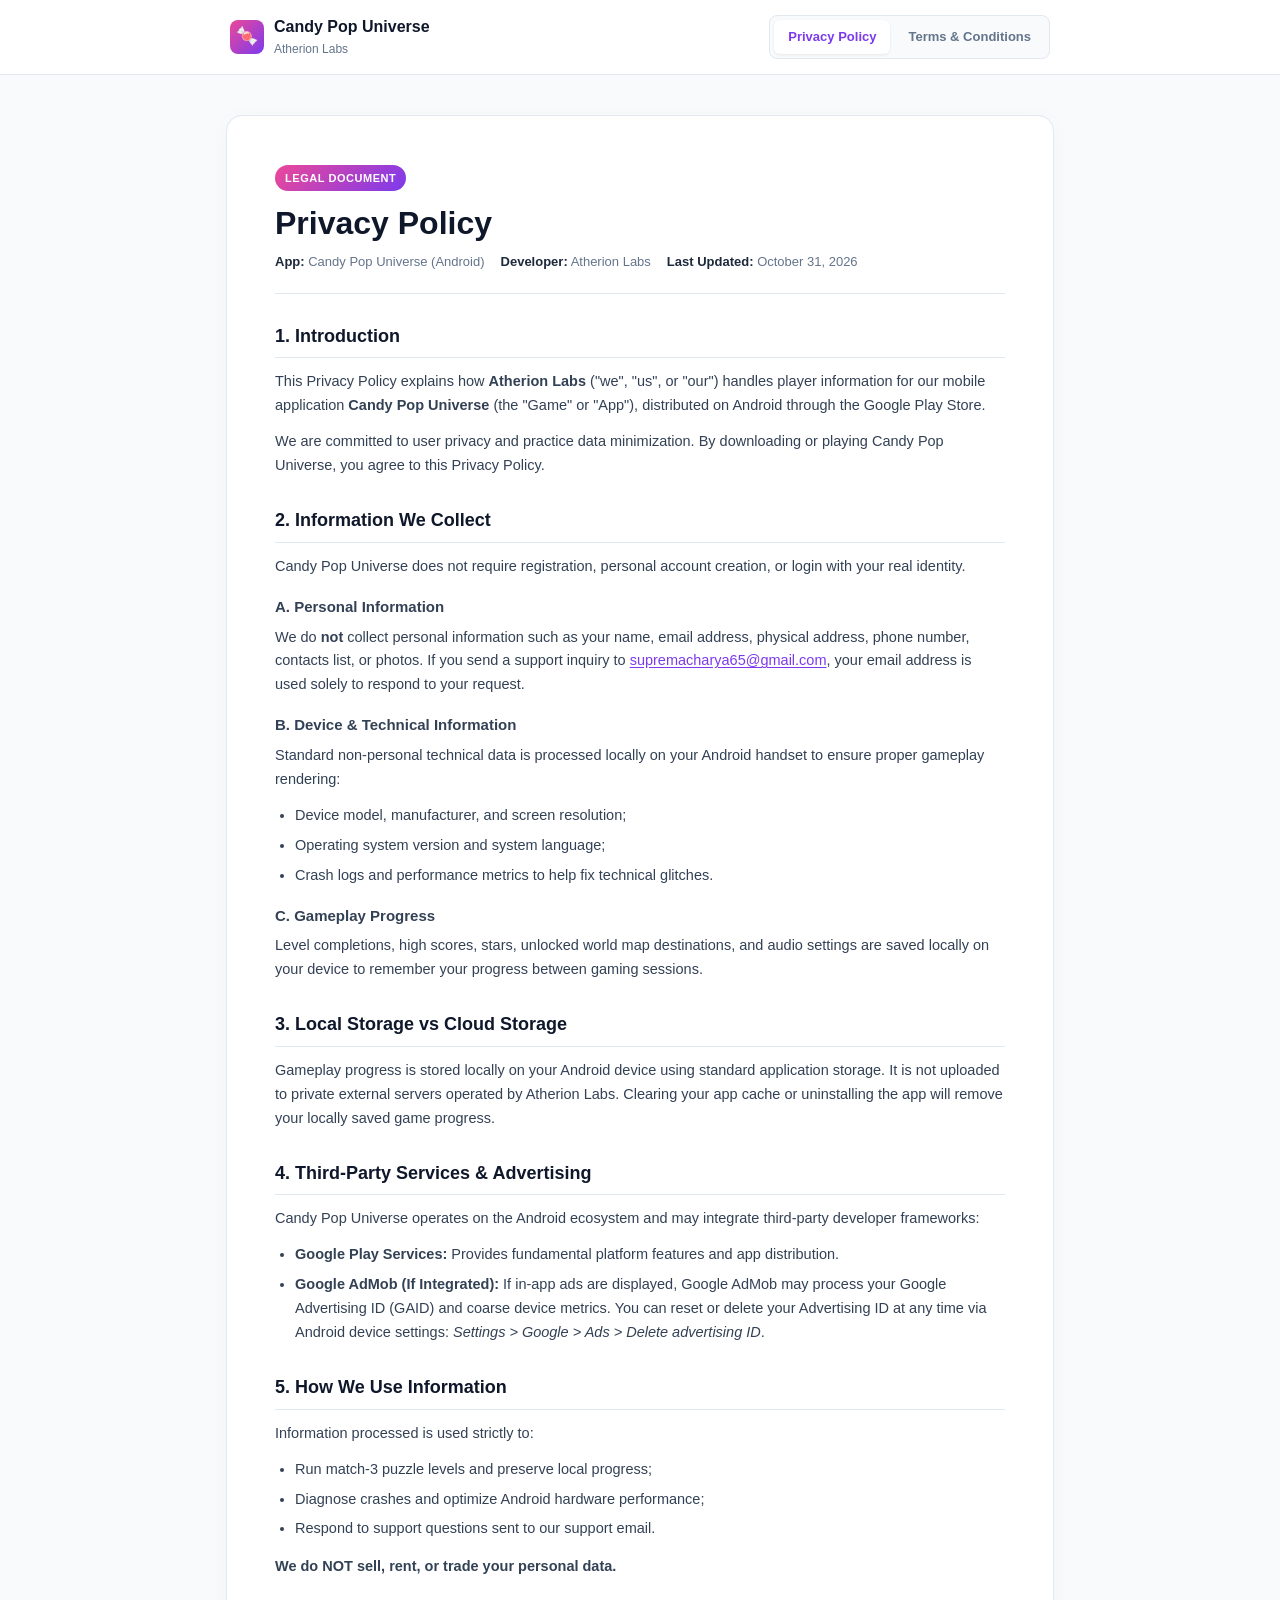
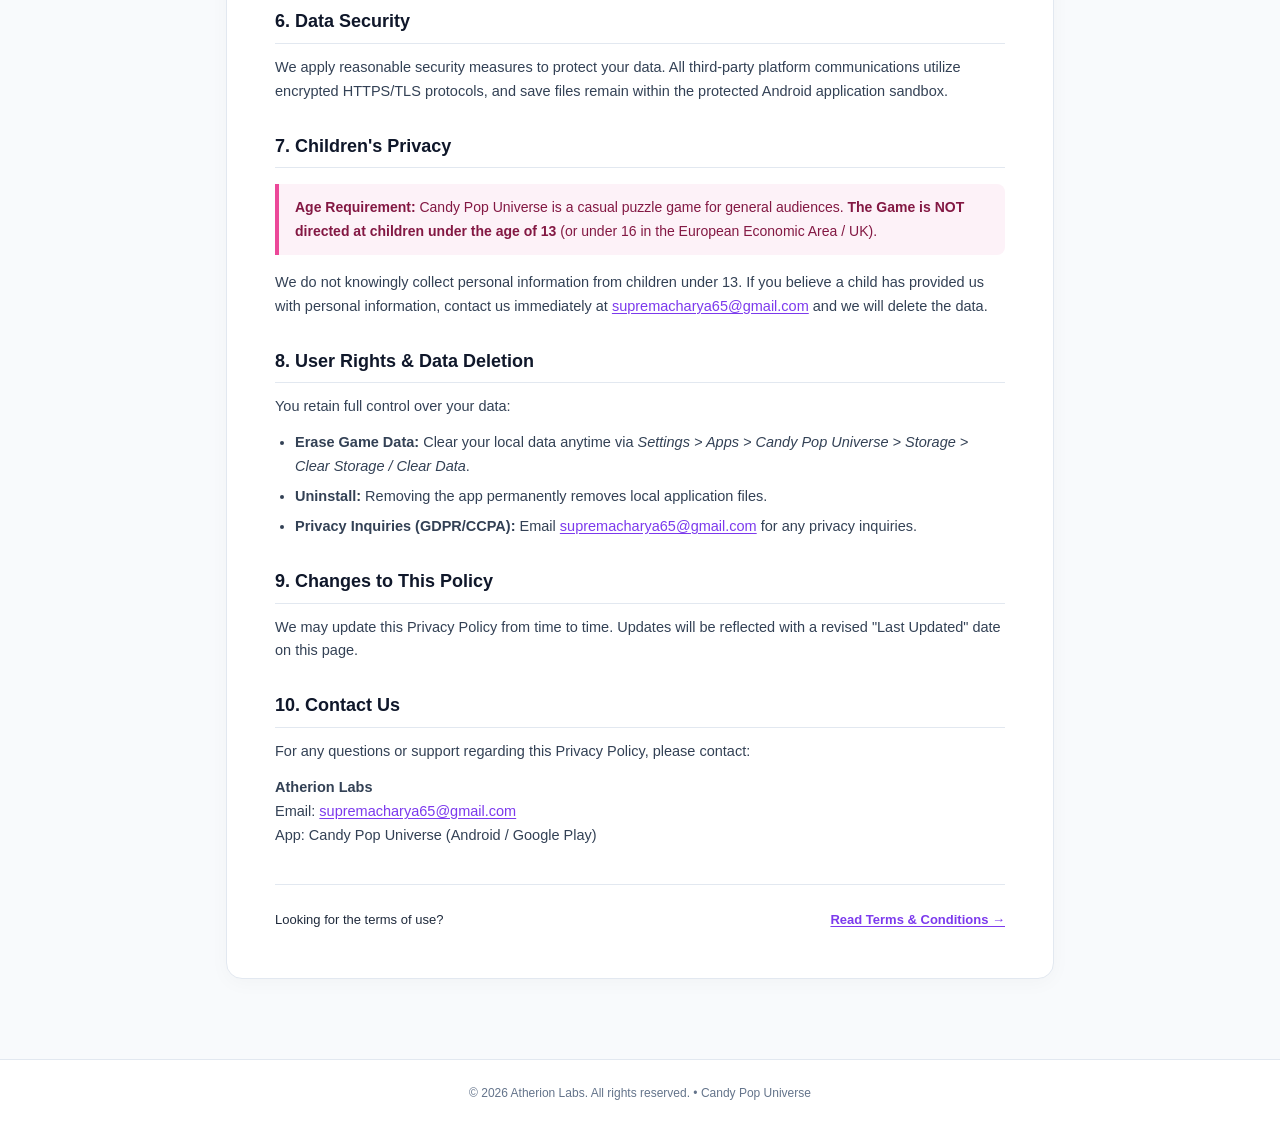
<file: index.html>
<!DOCTYPE html>
<html lang="en">
<head>
  <meta charset="UTF-8">
  <meta name="viewport" content="width=device-width, initial-scale=1.0">
  <title>Candy Pop Universe — Legal Documents</title>
  <meta http-equiv="refresh" content="0; url=privacy-policy.html">
  <script>
    window.location.replace("privacy-policy.html");
  </script>
</head>
<body style="font-family: sans-serif; text-align: center; padding: 40px;">
  <p>Redirecting to <a href="privacy-policy.html">Privacy Policy</a>...</p>
</body>
</html>
</file>
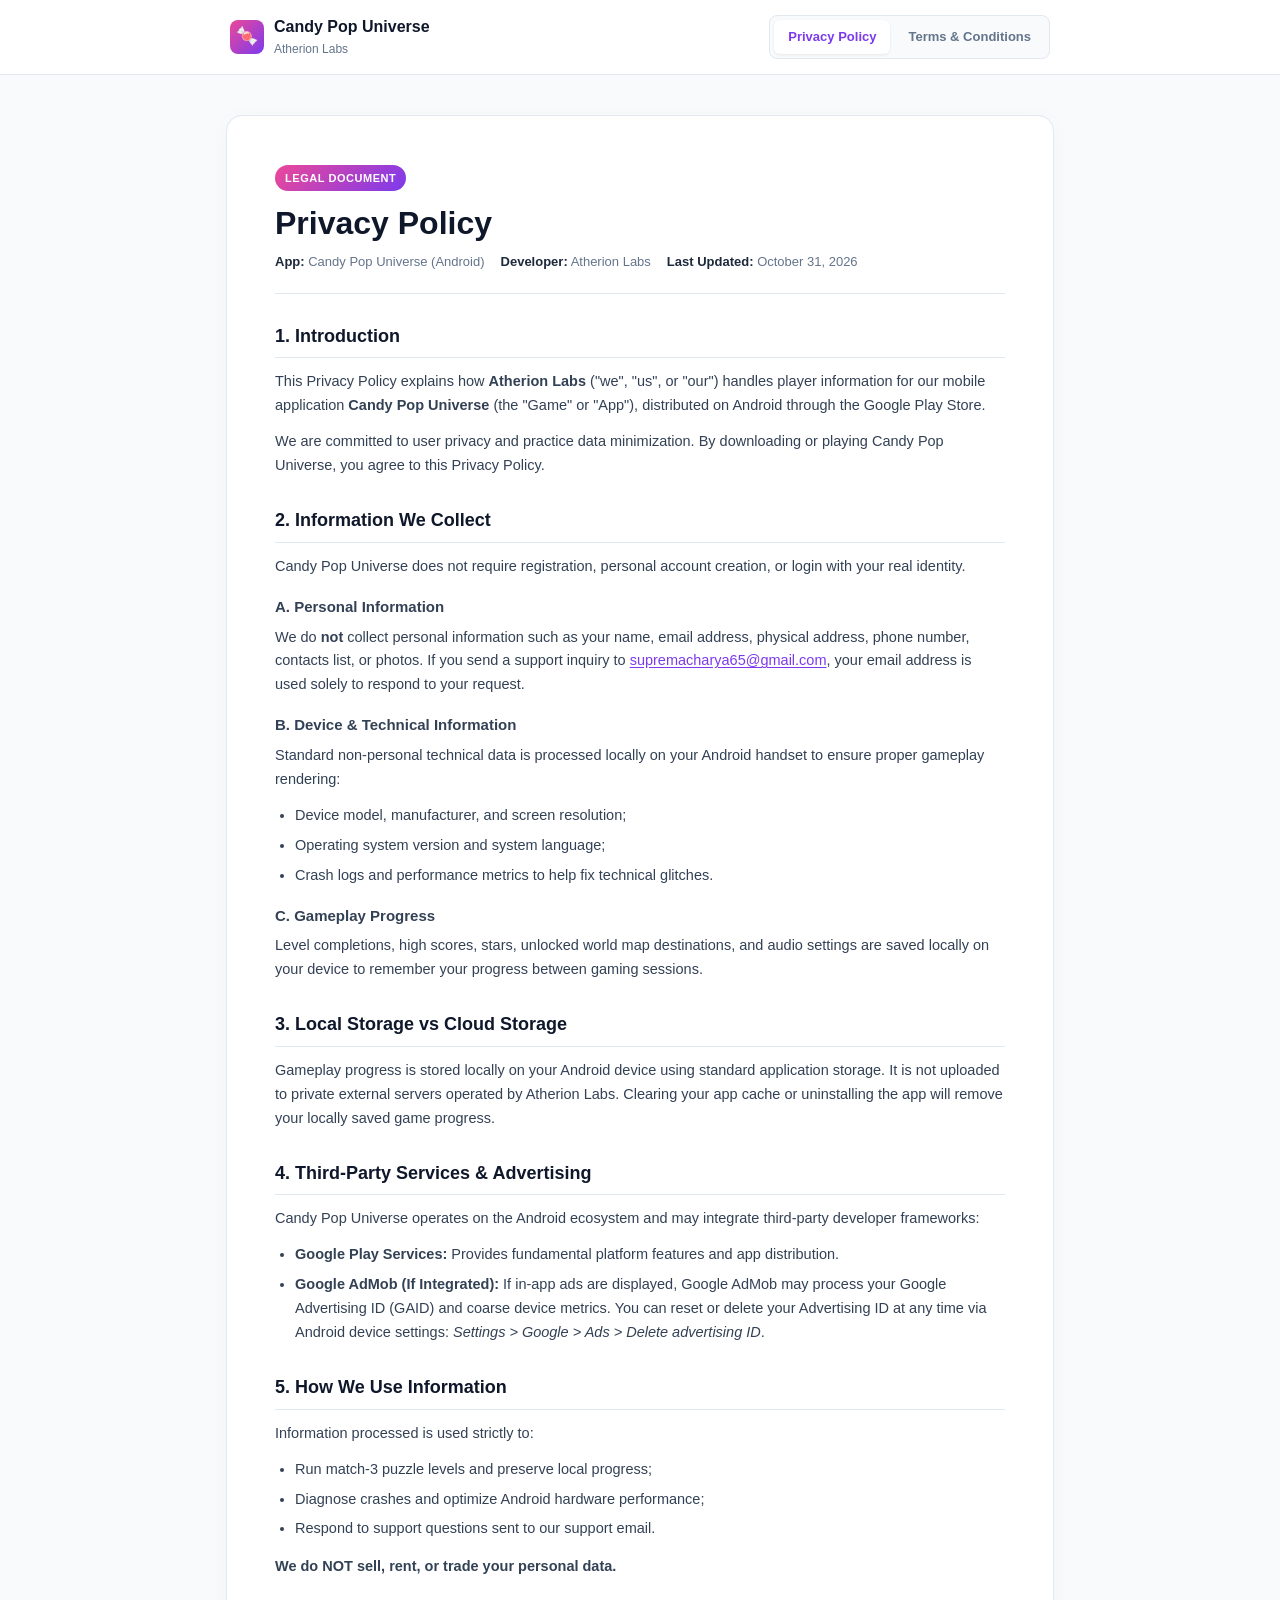
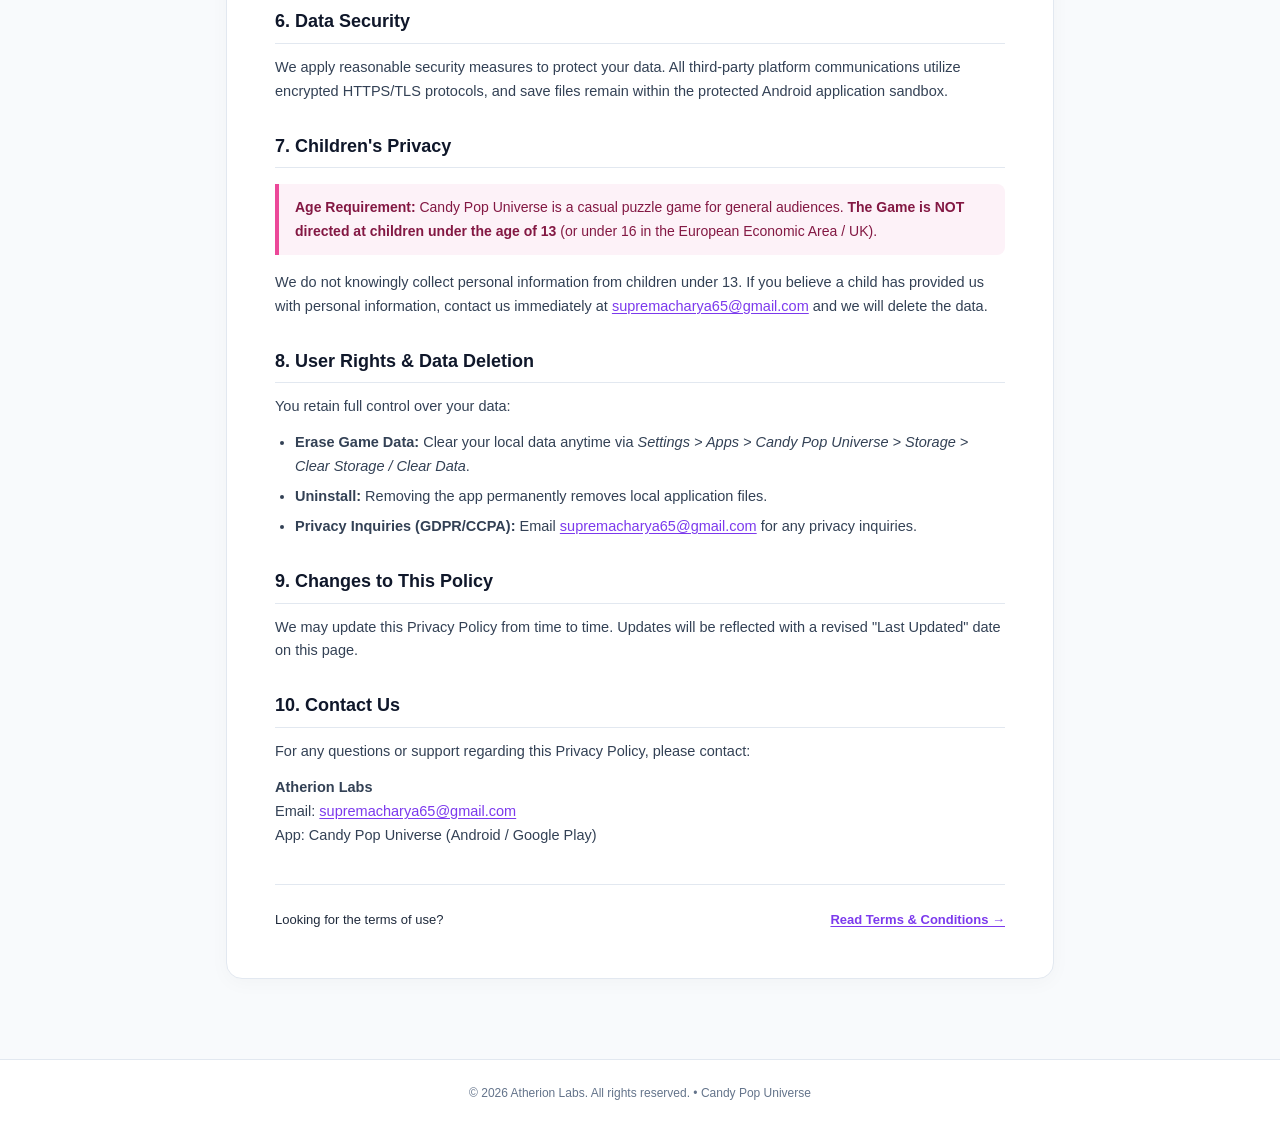
<file: privacy-policy.html>
<!DOCTYPE html>
<html lang="en">
<head>
  <meta charset="UTF-8">
  <meta name="viewport" content="width=device-width, initial-scale=1.0">
  <title>Privacy Policy — Candy Pop Universe</title>
  <meta name="description" content="Official Privacy Policy for Candy Pop Universe Android game by Atherion Labs.">
  <style>
    :root {
      --primary: #7c3aed;
      --primary-dark: #6d28d9;
      --primary-light: #f5f3ff;
      --accent: #ec4899;
      --bg: #f8fafc;
      --card-bg: #ffffff;
      --text: #1e293b;
      --text-muted: #64748b;
      --border: #e2e8f0;
    }
    * { box-sizing: border-box; margin: 0; padding: 0; }
    body {
      font-family: -apple-system, BlinkMacSystemFont, "Segoe UI", Roboto, Helvetica, Arial, sans-serif;
      line-height: 1.65;
      color: var(--text);
      background-color: var(--bg);
      -webkit-font-smoothing: antialiased;
      padding: 0;
    }
    .header {
      background: #ffffff;
      border-bottom: 1px solid var(--border);
      position: sticky;
      top: 0;
      z-index: 50;
    }
    .header-inner {
      max-width: 860px;
      margin: 0 auto;
      padding: 14px 20px;
      display: flex;
      flex-wrap: wrap;
      align-items: center;
      justify-content: space-between;
      gap: 12px;
    }
    .brand {
      display: flex;
      align-items: center;
      gap: 10px;
      text-decoration: none;
      color: inherit;
    }
    .brand-icon {
      width: 34px;
      height: 34px;
      border-radius: 8px;
      background: linear-gradient(135deg, var(--accent), var(--primary));
      display: flex;
      align-items: center;
      justify-content: center;
      color: #ffffff;
      font-size: 18px;
    }
    .brand-name {
      font-size: 16px;
      font-weight: 700;
      color: #0f172a;
    }
    .brand-sub {
      font-size: 12px;
      color: var(--text-muted);
    }
    .nav-toggle {
      display: flex;
      background: var(--bg);
      padding: 4px;
      border-radius: 8px;
      border: 1px solid var(--border);
      gap: 4px;
    }
    .nav-btn {
      padding: 6px 14px;
      border-radius: 6px;
      font-size: 13px;
      font-weight: 600;
      text-decoration: none;
      color: var(--text-muted);
      transition: all 0.2s ease;
    }
    .nav-btn.active {
      background: #ffffff;
      color: var(--primary);
      box-shadow: 0 1px 3px rgba(0,0,0,0.08);
    }
    .nav-btn:hover:not(.active) {
      color: #0f172a;
    }
    .container {
      max-width: 860px;
      margin: 24px auto 60px;
      padding: 0 16px;
    }
    .card {
      background: var(--card-bg);
      border: 1px solid var(--border);
      border-radius: 16px;
      padding: 32px 24px;
      box-shadow: 0 4px 20px rgba(0, 0, 0, 0.03);
    }
    @media (min-width: 640px) {
      .card { padding: 48px; }
      .container { margin: 40px auto 80px; }
    }
    .badge {
      display: inline-block;
      font-size: 11px;
      font-weight: 700;
      text-transform: uppercase;
      letter-spacing: 0.05em;
      color: #ffffff;
      background: linear-gradient(135deg, var(--accent), var(--primary));
      padding: 4px 10px;
      border-radius: 999px;
      margin-bottom: 12px;
    }
    h1 {
      font-size: 28px;
      line-height: 1.25;
      color: #0f172a;
      margin-bottom: 8px;
    }
    @media (min-width: 640px) { h1 { font-size: 32px; } }
    .meta-bar {
      display: flex;
      flex-wrap: wrap;
      gap: 16px;
      font-size: 13px;
      color: var(--text-muted);
      border-bottom: 1px solid var(--border);
      padding-bottom: 20px;
      margin-bottom: 28px;
    }
    .meta-bar strong { color: var(--text); }
    h2 {
      font-size: 18px;
      color: #0f172a;
      margin-top: 28px;
      margin-bottom: 12px;
      padding-bottom: 6px;
      border-bottom: 1px solid var(--border);
      display: flex;
      align-items: center;
      gap: 8px;
    }
    h3 {
      font-size: 15px;
      color: #334155;
      margin-top: 16px;
      margin-bottom: 6px;
      font-weight: 600;
    }
    p { margin-bottom: 12px; font-size: 14.5px; color: #334155; }
    ul { margin-left: 20px; margin-bottom: 14px; font-size: 14.5px; color: #334155; }
    li { margin-bottom: 6px; }
    .callout {
      background-color: var(--bg);
      border-left: 4px solid var(--primary);
      padding: 12px 16px;
      border-radius: 0 8px 8px 0;
      margin: 16px 0;
      font-size: 14px;
    }
    .callout-pink { border-left-color: var(--accent); background: #fdf2f8; color: #831843; }
    a { color: var(--primary); text-decoration: underline; text-underline-offset: 2px; }
    a:hover { color: var(--primary-dark); }
    .footer-nav {
      margin-top: 36px;
      padding-top: 24px;
      border-top: 1px solid var(--border);
      display: flex;
      flex-wrap: wrap;
      align-items: center;
      justify-content: space-between;
      gap: 12px;
      font-size: 13px;
    }
    .switch-link {
      display: inline-flex;
      align-items: center;
      gap: 6px;
      font-weight: 600;
      color: var(--primary);
    }
    .site-footer {
      text-align: center;
      padding: 24px;
      font-size: 12px;
      color: var(--text-muted);
      border-top: 1px solid var(--border);
      background: #ffffff;
    }
  </style>
</head>
<body>

  <!-- Minimal Header Switcher -->
  <header class="header">
    <div class="header-inner">
      <div class="brand">
        <div class="brand-icon">🍬</div>
        <div>
          <div class="brand-name">Candy Pop Universe</div>
          <div class="brand-sub">Atherion Labs</div>
        </div>
      </div>
      <nav class="nav-toggle" aria-label="Legal Navigation">
        <a href="privacy-policy.html" class="nav-btn active">Privacy Policy</a>
        <a href="terms-and-conditions.html" class="nav-btn">Terms &amp; Conditions</a>
      </nav>
    </div>
  </header>

  <!-- Legal Document Body -->
  <main class="container">
    <article class="card">
      <span class="badge">Legal Document</span>
      <h1>Privacy Policy</h1>
      
      <div class="meta-bar">
        <span><strong>App:</strong> Candy Pop Universe (Android)</span>
        <span><strong>Developer:</strong> Atherion Labs</span>
        <span><strong>Last Updated:</strong> October 31, 2026</span>
      </div>

      <section>
        <h2>1. Introduction</h2>
        <p>
          This Privacy Policy explains how <strong>Atherion Labs</strong> ("we", "us", or "our") handles player information for our mobile application <strong>Candy Pop Universe</strong> (the "Game" or "App"), distributed on Android through the Google Play Store.
        </p>
        <p>
          We are committed to user privacy and practice data minimization. By downloading or playing Candy Pop Universe, you agree to this Privacy Policy.
        </p>
      </section>

      <section>
        <h2>2. Information We Collect</h2>
        <p>
          Candy Pop Universe does not require registration, personal account creation, or login with your real identity.
        </p>
        
        <h3>A. Personal Information</h3>
        <p>
          We do <strong>not</strong> collect personal information such as your name, email address, physical address, phone number, contacts list, or photos. If you send a support inquiry to <a href="mailto:supremacharya65@gmail.com">supremacharya65@gmail.com</a>, your email address is used solely to respond to your request.
        </p>

        <h3>B. Device &amp; Technical Information</h3>
        <p>
          Standard non-personal technical data is processed locally on your Android handset to ensure proper gameplay rendering:
        </p>
        <ul>
          <li>Device model, manufacturer, and screen resolution;</li>
          <li>Operating system version and system language;</li>
          <li>Crash logs and performance metrics to help fix technical glitches.</li>
        </ul>

        <h3>C. Gameplay Progress</h3>
        <p>
          Level completions, high scores, stars, unlocked world map destinations, and audio settings are saved locally on your device to remember your progress between gaming sessions.
        </p>
      </section>

      <section>
        <h2>3. Local Storage vs Cloud Storage</h2>
        <p>
          Gameplay progress is stored locally on your Android device using standard application storage. It is not uploaded to private external servers operated by Atherion Labs. Clearing your app cache or uninstalling the app will remove your locally saved game progress.
        </p>
      </section>

      <section>
        <h2>4. Third-Party Services &amp; Advertising</h2>
        <p>
          Candy Pop Universe operates on the Android ecosystem and may integrate third-party developer frameworks:
        </p>
        <ul>
          <li><strong>Google Play Services:</strong> Provides fundamental platform features and app distribution.</li>
          <li><strong>Google AdMob (If Integrated):</strong> If in-app ads are displayed, Google AdMob may process your Google Advertising ID (GAID) and coarse device metrics. You can reset or delete your Advertising ID at any time via Android device settings: <em>Settings &gt; Google &gt; Ads &gt; Delete advertising ID</em>.</li>
        </ul>
      </section>

      <section>
        <h2>5. How We Use Information</h2>
        <p>Information processed is used strictly to:</p>
        <ul>
          <li>Run match-3 puzzle levels and preserve local progress;</li>
          <li>Diagnose crashes and optimize Android hardware performance;</li>
          <li>Respond to support questions sent to our support email.</li>
        </ul>
        <p><strong>We do NOT sell, rent, or trade your personal data.</strong></p>
      </section>

      <section>
        <h2>6. Data Security</h2>
        <p>
          We apply reasonable security measures to protect your data. All third-party platform communications utilize encrypted HTTPS/TLS protocols, and save files remain within the protected Android application sandbox.
        </p>
      </section>

      <section>
        <h2>7. Children's Privacy</h2>
        <div class="callout callout-pink">
          <strong>Age Requirement:</strong> Candy Pop Universe is a casual puzzle game for general audiences. <strong>The Game is NOT directed at children under the age of 13</strong> (or under 16 in the European Economic Area / UK).
        </div>
        <p>
          We do not knowingly collect personal information from children under 13. If you believe a child has provided us with personal information, contact us immediately at <a href="mailto:supremacharya65@gmail.com">supremacharya65@gmail.com</a> and we will delete the data.
        </p>
      </section>

      <section>
        <h2>8. User Rights &amp; Data Deletion</h2>
        <p>
          You retain full control over your data:
        </p>
        <ul>
          <li><strong>Erase Game Data:</strong> Clear your local data anytime via <em>Settings &gt; Apps &gt; Candy Pop Universe &gt; Storage &gt; Clear Storage / Clear Data</em>.</li>
          <li><strong>Uninstall:</strong> Removing the app permanently removes local application files.</li>
          <li><strong>Privacy Inquiries (GDPR/CCPA):</strong> Email <a href="mailto:supremacharya65@gmail.com">supremacharya65@gmail.com</a> for any privacy inquiries.</li>
        </ul>
      </section>

      <section>
        <h2>9. Changes to This Policy</h2>
        <p>
          We may update this Privacy Policy from time to time. Updates will be reflected with a revised "Last Updated" date on this page.
        </p>
      </section>

      <section>
        <h2>10. Contact Us</h2>
        <p>
          For any questions or support regarding this Privacy Policy, please contact:
        </p>
        <p>
          <strong>Atherion Labs</strong><br>
          Email: <a href="mailto:supremacharya65@gmail.com">supremacharya65@gmail.com</a><br>
          App: Candy Pop Universe (Android / Google Play)
        </p>
      </section>

      <div class="footer-nav">
        <span>Looking for the terms of use?</span>
        <a href="terms-and-conditions.html" class="switch-link">
          Read Terms &amp; Conditions &rarr;
        </a>
      </div>
    </article>
  </main>

  <footer class="site-footer">
    &copy; 2026 Atherion Labs. All rights reserved. &bull; Candy Pop Universe
  </footer>

</body>
</html>
</file>
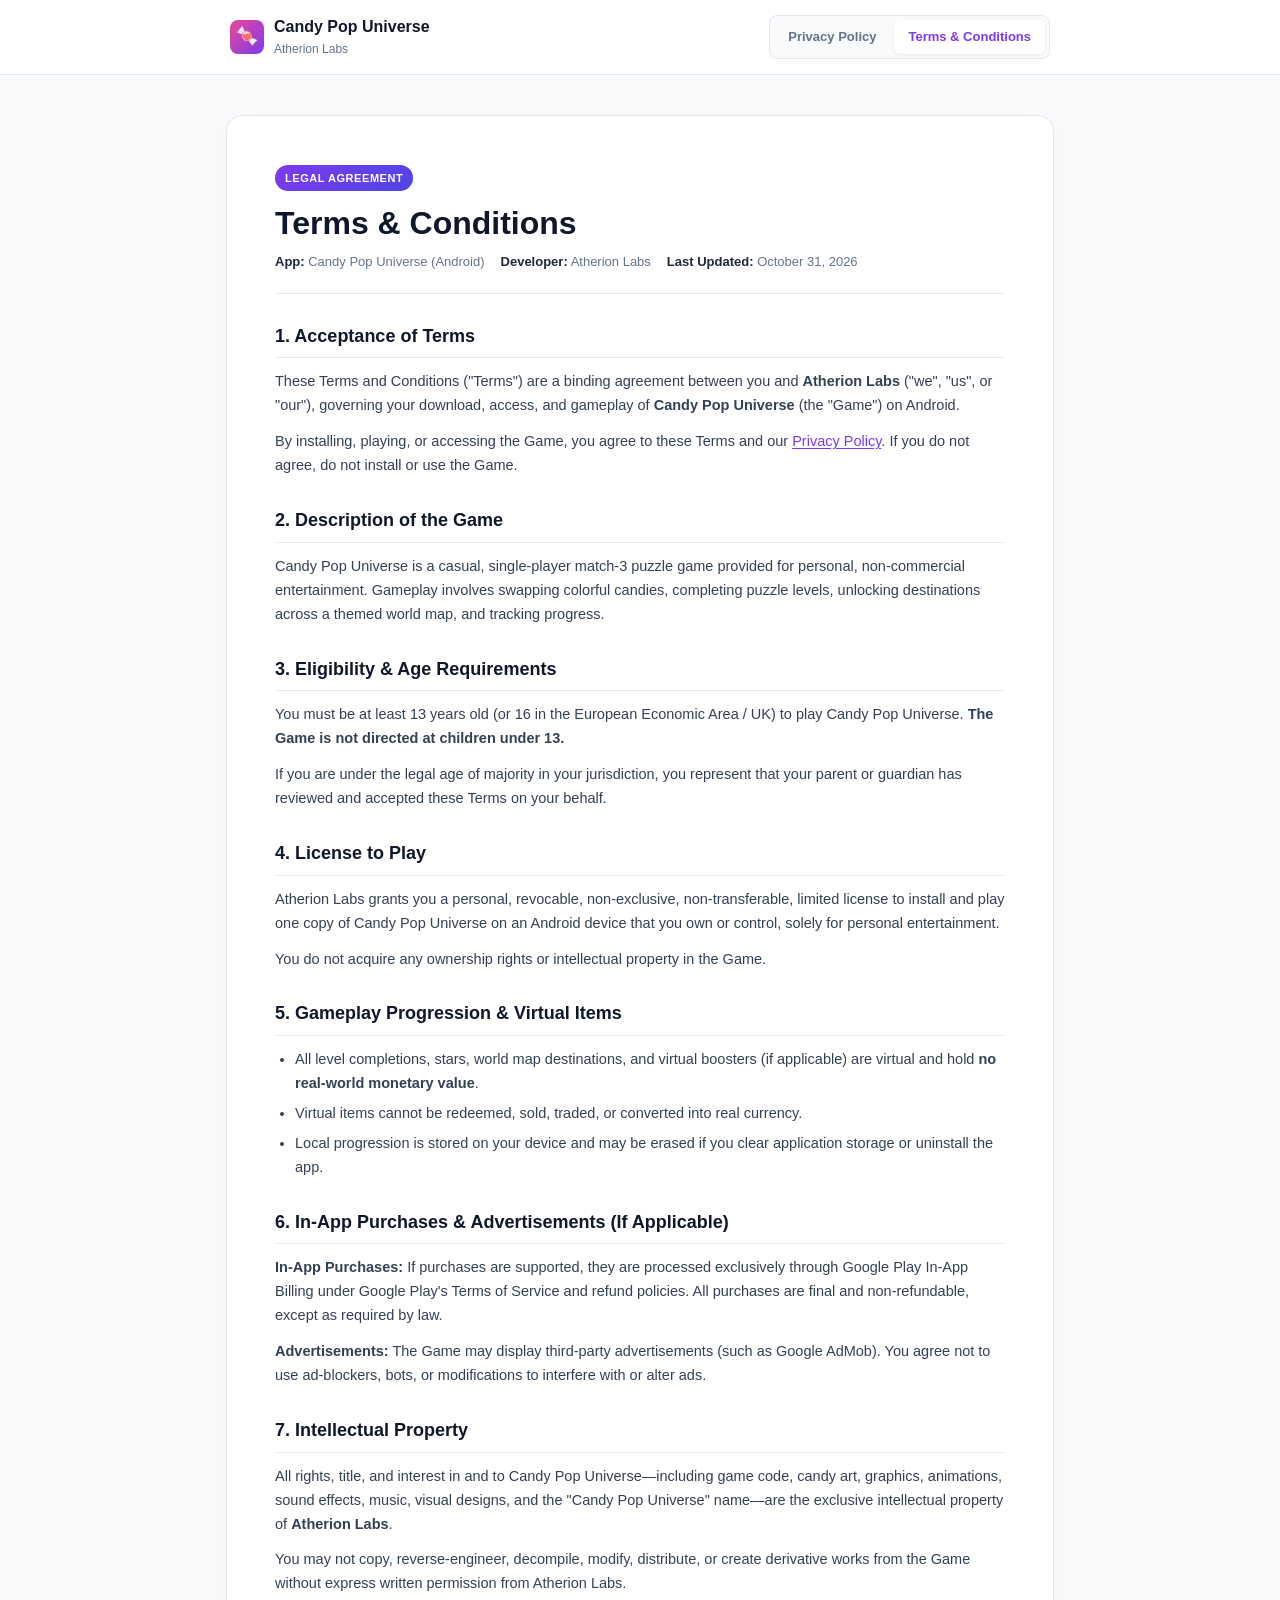
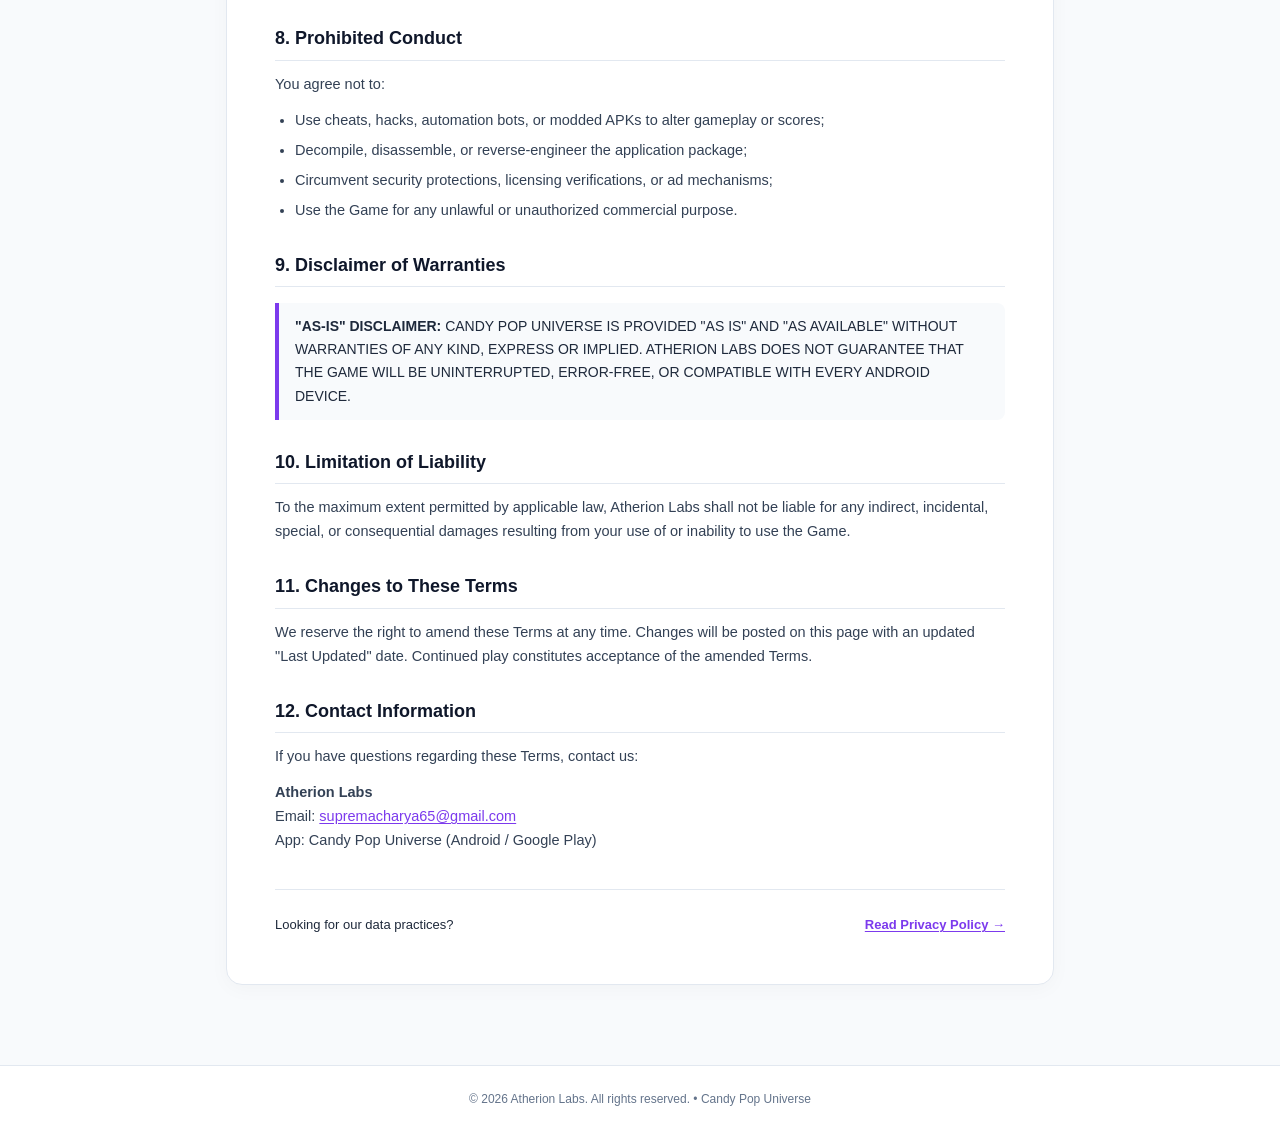
<file: terms-and-conditions.html>
<!DOCTYPE html>
<html lang="en">
<head>
  <meta charset="UTF-8">
  <meta name="viewport" content="width=device-width, initial-scale=1.0">
  <title>Terms and Conditions — Candy Pop Universe</title>
  <meta name="description" content="Official Terms and Conditions for Candy Pop Universe Android game by Atherion Labs.">
  <style>
    :root {
      --primary: #7c3aed;
      --primary-dark: #6d28d9;
      --primary-light: #f5f3ff;
      --accent: #ec4899;
      --bg: #f8fafc;
      --card-bg: #ffffff;
      --text: #1e293b;
      --text-muted: #64748b;
      --border: #e2e8f0;
    }
    * { box-sizing: border-box; margin: 0; padding: 0; }
    body {
      font-family: -apple-system, BlinkMacSystemFont, "Segoe UI", Roboto, Helvetica, Arial, sans-serif;
      line-height: 1.65;
      color: var(--text);
      background-color: var(--bg);
      -webkit-font-smoothing: antialiased;
      padding: 0;
    }
    .header {
      background: #ffffff;
      border-bottom: 1px solid var(--border);
      position: sticky;
      top: 0;
      z-index: 50;
    }
    .header-inner {
      max-width: 860px;
      margin: 0 auto;
      padding: 14px 20px;
      display: flex;
      flex-wrap: wrap;
      align-items: center;
      justify-content: space-between;
      gap: 12px;
    }
    .brand {
      display: flex;
      align-items: center;
      gap: 10px;
      text-decoration: none;
      color: inherit;
    }
    .brand-icon {
      width: 34px;
      height: 34px;
      border-radius: 8px;
      background: linear-gradient(135deg, var(--accent), var(--primary));
      display: flex;
      align-items: center;
      justify-content: center;
      color: #ffffff;
      font-size: 18px;
    }
    .brand-name {
      font-size: 16px;
      font-weight: 700;
      color: #0f172a;
    }
    .brand-sub {
      font-size: 12px;
      color: var(--text-muted);
    }
    .nav-toggle {
      display: flex;
      background: var(--bg);
      padding: 4px;
      border-radius: 8px;
      border: 1px solid var(--border);
      gap: 4px;
    }
    .nav-btn {
      padding: 6px 14px;
      border-radius: 6px;
      font-size: 13px;
      font-weight: 600;
      text-decoration: none;
      color: var(--text-muted);
      transition: all 0.2s ease;
    }
    .nav-btn.active {
      background: #ffffff;
      color: var(--primary);
      box-shadow: 0 1px 3px rgba(0,0,0,0.08);
    }
    .nav-btn:hover:not(.active) {
      color: #0f172a;
    }
    .container {
      max-width: 860px;
      margin: 24px auto 60px;
      padding: 0 16px;
    }
    .card {
      background: var(--card-bg);
      border: 1px solid var(--border);
      border-radius: 16px;
      padding: 32px 24px;
      box-shadow: 0 4px 20px rgba(0, 0, 0, 0.03);
    }
    @media (min-width: 640px) {
      .card { padding: 48px; }
      .container { margin: 40px auto 80px; }
    }
    .badge {
      display: inline-block;
      font-size: 11px;
      font-weight: 700;
      text-transform: uppercase;
      letter-spacing: 0.05em;
      color: #ffffff;
      background: linear-gradient(135deg, var(--primary), #4f46e5);
      padding: 4px 10px;
      border-radius: 999px;
      margin-bottom: 12px;
    }
    h1 {
      font-size: 28px;
      line-height: 1.25;
      color: #0f172a;
      margin-bottom: 8px;
    }
    @media (min-width: 640px) { h1 { font-size: 32px; } }
    .meta-bar {
      display: flex;
      flex-wrap: wrap;
      gap: 16px;
      font-size: 13px;
      color: var(--text-muted);
      border-bottom: 1px solid var(--border);
      padding-bottom: 20px;
      margin-bottom: 28px;
    }
    .meta-bar strong { color: var(--text); }
    h2 {
      font-size: 18px;
      color: #0f172a;
      margin-top: 28px;
      margin-bottom: 12px;
      padding-bottom: 6px;
      border-bottom: 1px solid var(--border);
      display: flex;
      align-items: center;
      gap: 8px;
    }
    h3 {
      font-size: 15px;
      color: #334155;
      margin-top: 16px;
      margin-bottom: 6px;
      font-weight: 600;
    }
    p { margin-bottom: 12px; font-size: 14.5px; color: #334155; }
    ul { margin-left: 20px; margin-bottom: 14px; font-size: 14.5px; color: #334155; }
    li { margin-bottom: 6px; }
    .callout {
      background-color: var(--bg);
      border-left: 4px solid var(--primary);
      padding: 12px 16px;
      border-radius: 0 8px 8px 0;
      margin: 16px 0;
      font-size: 14px;
    }
    a { color: var(--primary); text-decoration: underline; text-underline-offset: 2px; }
    a:hover { color: var(--primary-dark); }
    .footer-nav {
      margin-top: 36px;
      padding-top: 24px;
      border-top: 1px solid var(--border);
      display: flex;
      flex-wrap: wrap;
      align-items: center;
      justify-content: space-between;
      gap: 12px;
      font-size: 13px;
    }
    .switch-link {
      display: inline-flex;
      align-items: center;
      gap: 6px;
      font-weight: 600;
      color: var(--primary);
    }
    .site-footer {
      text-align: center;
      padding: 24px;
      font-size: 12px;
      color: var(--text-muted);
      border-top: 1px solid var(--border);
      background: #ffffff;
    }
  </style>
</head>
<body>

  <!-- Minimal Header Switcher -->
  <header class="header">
    <div class="header-inner">
      <div class="brand">
        <div class="brand-icon">🍬</div>
        <div>
          <div class="brand-name">Candy Pop Universe</div>
          <div class="brand-sub">Atherion Labs</div>
        </div>
      </div>
      <nav class="nav-toggle" aria-label="Legal Navigation">
        <a href="privacy-policy.html" class="nav-btn">Privacy Policy</a>
        <a href="terms-and-conditions.html" class="nav-btn active">Terms &amp; Conditions</a>
      </nav>
    </div>
  </header>

  <!-- Legal Document Body -->
  <main class="container">
    <article class="card">
      <span class="badge">Legal Agreement</span>
      <h1>Terms &amp; Conditions</h1>
      
      <div class="meta-bar">
        <span><strong>App:</strong> Candy Pop Universe (Android)</span>
        <span><strong>Developer:</strong> Atherion Labs</span>
        <span><strong>Last Updated:</strong> October 31, 2026</span>
      </div>

      <section>
        <h2>1. Acceptance of Terms</h2>
        <p>
          These Terms and Conditions ("Terms") are a binding agreement between you and <strong>Atherion Labs</strong> ("we", "us", or "our"), governing your download, access, and gameplay of <strong>Candy Pop Universe</strong> (the "Game") on Android.
        </p>
        <p>
          By installing, playing, or accessing the Game, you agree to these Terms and our <a href="privacy-policy.html">Privacy Policy</a>. If you do not agree, do not install or use the Game.
        </p>
      </section>

      <section>
        <h2>2. Description of the Game</h2>
        <p>
          Candy Pop Universe is a casual, single-player match-3 puzzle game provided for personal, non-commercial entertainment. Gameplay involves swapping colorful candies, completing puzzle levels, unlocking destinations across a themed world map, and tracking progress.
        </p>
      </section>

      <section>
        <h2>3. Eligibility &amp; Age Requirements</h2>
        <p>
          You must be at least 13 years old (or 16 in the European Economic Area / UK) to play Candy Pop Universe. <strong>The Game is not directed at children under 13.</strong>
        </p>
        <p>
          If you are under the legal age of majority in your jurisdiction, you represent that your parent or guardian has reviewed and accepted these Terms on your behalf.
        </p>
      </section>

      <section>
        <h2>4. License to Play</h2>
        <p>
          Atherion Labs grants you a personal, revocable, non-exclusive, non-transferable, limited license to install and play one copy of Candy Pop Universe on an Android device that you own or control, solely for personal entertainment.
        </p>
        <p>
          You do not acquire any ownership rights or intellectual property in the Game.
        </p>
      </section>

      <section>
        <h2>5. Gameplay Progression &amp; Virtual Items</h2>
        <ul>
          <li>All level completions, stars, world map destinations, and virtual boosters (if applicable) are virtual and hold <strong>no real-world monetary value</strong>.</li>
          <li>Virtual items cannot be redeemed, sold, traded, or converted into real currency.</li>
          <li>Local progression is stored on your device and may be erased if you clear application storage or uninstall the app.</li>
        </ul>
      </section>

      <section>
        <h2>6. In-App Purchases &amp; Advertisements (If Applicable)</h2>
        <p>
          <strong>In-App Purchases:</strong> If purchases are supported, they are processed exclusively through Google Play In-App Billing under Google Play's Terms of Service and refund policies. All purchases are final and non-refundable, except as required by law.
        </p>
        <p>
          <strong>Advertisements:</strong> The Game may display third-party advertisements (such as Google AdMob). You agree not to use ad-blockers, bots, or modifications to interfere with or alter ads.
        </p>
      </section>

      <section>
        <h2>7. Intellectual Property</h2>
        <p>
          All rights, title, and interest in and to Candy Pop Universe—including game code, candy art, graphics, animations, sound effects, music, visual designs, and the "Candy Pop Universe" name—are the exclusive intellectual property of <strong>Atherion Labs</strong>.
        </p>
        <p>
          You may not copy, reverse-engineer, decompile, modify, distribute, or create derivative works from the Game without express written permission from Atherion Labs.
        </p>
      </section>

      <section>
        <h2>8. Prohibited Conduct</h2>
        <p>You agree not to:</p>
        <ul>
          <li>Use cheats, hacks, automation bots, or modded APKs to alter gameplay or scores;</li>
          <li>Decompile, disassemble, or reverse-engineer the application package;</li>
          <li>Circumvent security protections, licensing verifications, or ad mechanisms;</li>
          <li>Use the Game for any unlawful or unauthorized commercial purpose.</li>
        </ul>
      </section>

      <section>
        <h2>9. Disclaimer of Warranties</h2>
        <div class="callout">
          <strong>"AS-IS" DISCLAIMER:</strong> CANDY POP UNIVERSE IS PROVIDED "AS IS" AND "AS AVAILABLE" WITHOUT WARRANTIES OF ANY KIND, EXPRESS OR IMPLIED. ATHERION LABS DOES NOT GUARANTEE THAT THE GAME WILL BE UNINTERRUPTED, ERROR-FREE, OR COMPATIBLE WITH EVERY ANDROID DEVICE.
        </div>
      </section>

      <section>
        <h2>10. Limitation of Liability</h2>
        <p>
          To the maximum extent permitted by applicable law, Atherion Labs shall not be liable for any indirect, incidental, special, or consequential damages resulting from your use of or inability to use the Game.
        </p>
      </section>

      <section>
        <h2>11. Changes to These Terms</h2>
        <p>
          We reserve the right to amend these Terms at any time. Changes will be posted on this page with an updated "Last Updated" date. Continued play constitutes acceptance of the amended Terms.
        </p>
      </section>

      <section>
        <h2>12. Contact Information</h2>
        <p>
          If you have questions regarding these Terms, contact us:
        </p>
        <p>
          <strong>Atherion Labs</strong><br>
          Email: <a href="mailto:supremacharya65@gmail.com">supremacharya65@gmail.com</a><br>
          App: Candy Pop Universe (Android / Google Play)
        </p>
      </section>

      <div class="footer-nav">
        <span>Looking for our data practices?</span>
        <a href="privacy-policy.html" class="switch-link">
          Read Privacy Policy &rarr;
        </a>
      </div>
    </article>
  </main>

  <footer class="site-footer">
    &copy; 2026 Atherion Labs. All rights reserved. &bull; Candy Pop Universe
  </footer>

</body>
</html>
</file>
